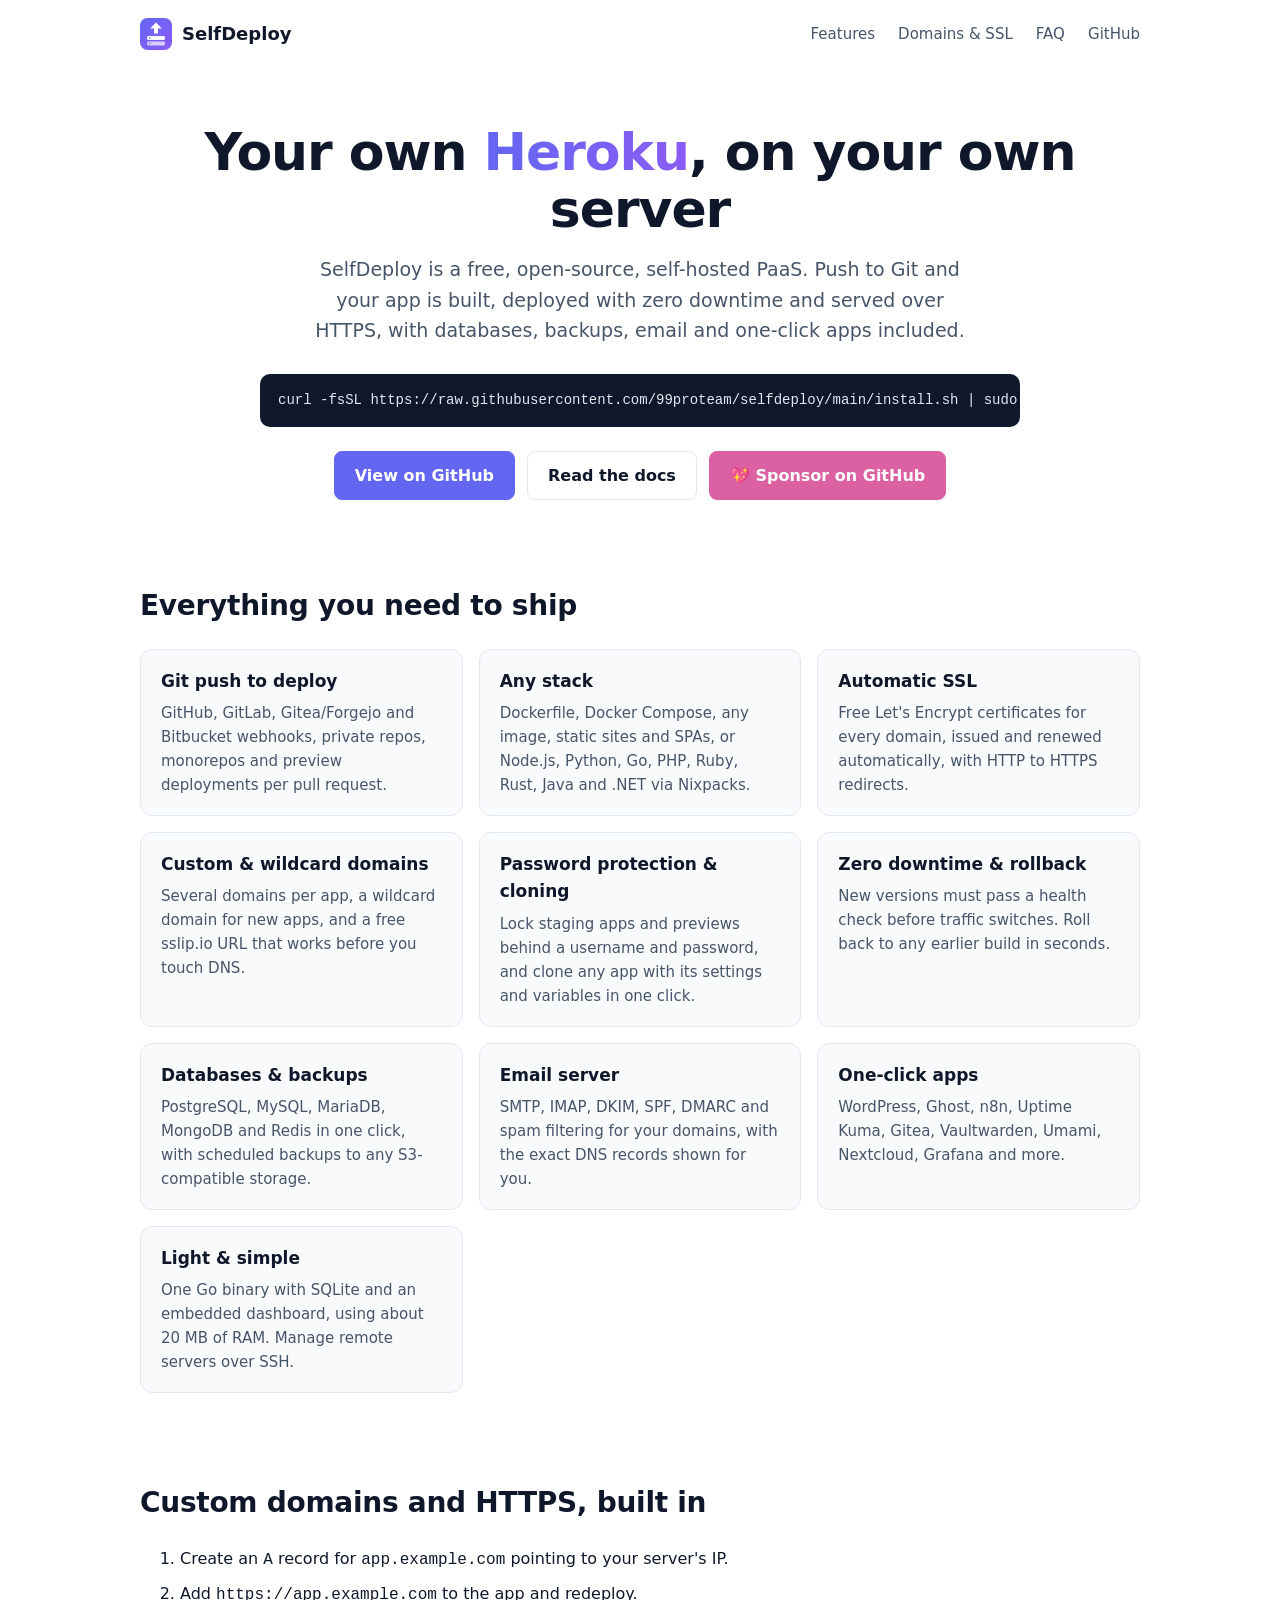
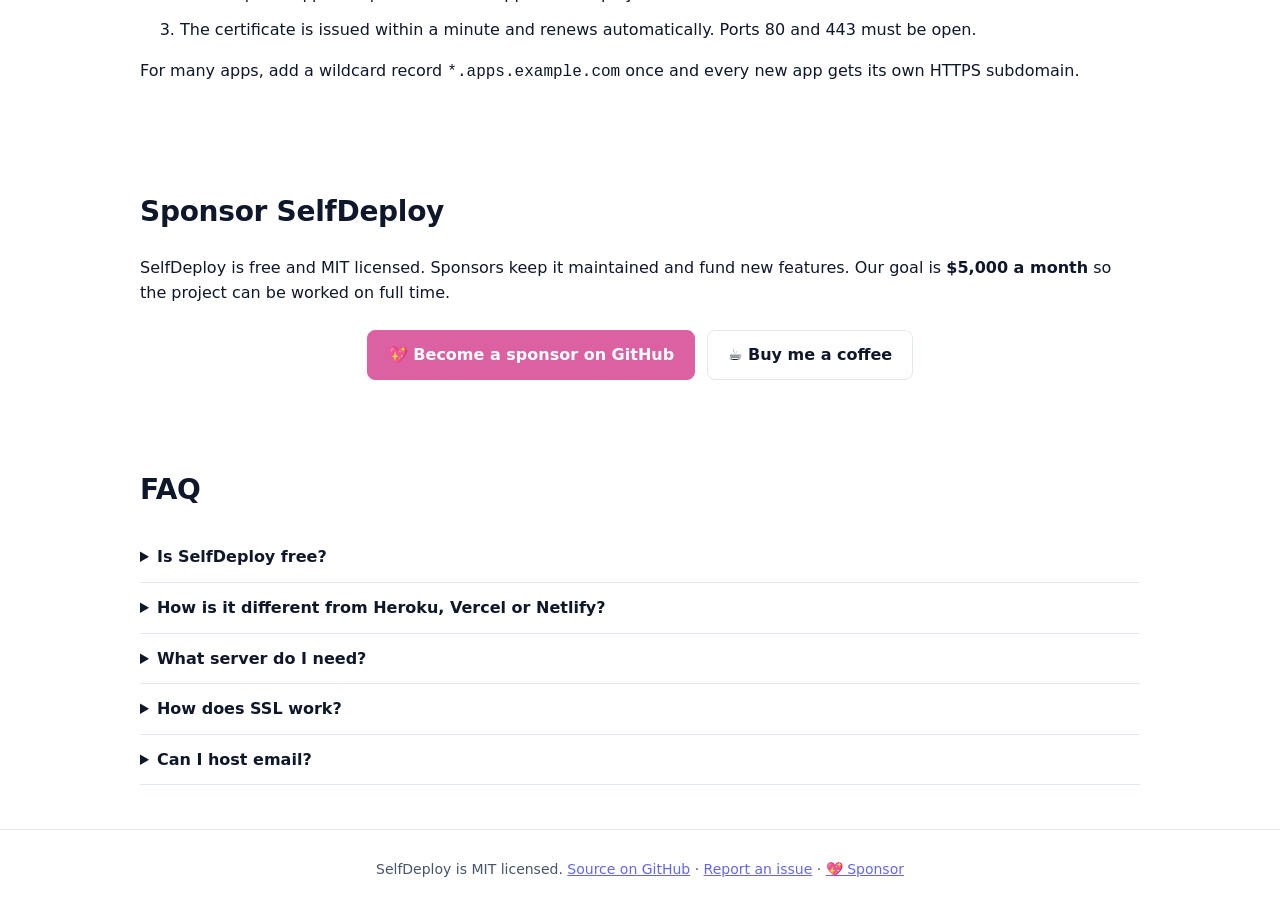
<file: docs/index.html>
<!doctype html>
<html lang="en">
<head>
  <meta charset="utf-8">
  <meta name="viewport" content="width=device-width, initial-scale=1">
  <title>SelfDeploy: open-source self-hosted PaaS (Heroku, Vercel and Coolify alternative)</title>
  <meta name="description" content="SelfDeploy is a free, open-source, self-hosted PaaS. Git push to deploy, automatic Let's Encrypt SSL, custom domains, databases with backups, your own email server and one-click apps on any Linux VPS.">
  <meta name="keywords" content="self-hosted PaaS, open source PaaS, Heroku alternative, Vercel alternative, Netlify alternative, Coolify alternative, Dokku alternative, CapRover alternative, git push deploy, docker deployment, VPS control panel, free SSL, Let's Encrypt, custom domains, self-hosted email server, database backups, Nixpacks, Traefik">
  <meta name="author" content="99proteam">
  <meta name="robots" content="index, follow">
  <link rel="canonical" href="https://99proteam.github.io/SelfDeploy/">
  <link rel="icon" href="logo.svg" type="image/svg+xml">
  <meta name="theme-color" content="#6366f1">

  <meta property="og:type" content="website">
  <meta property="og:site_name" content="SelfDeploy">
  <meta property="og:title" content="SelfDeploy: open-source, self-hosted PaaS">
  <meta property="og:description" content="Git push to deploy, automatic SSL, custom domains, databases, email server and one-click apps on your own server. One command to install.">
  <meta property="og:url" content="https://99proteam.github.io/SelfDeploy/">
  <meta property="og:image" content="https://99proteam.github.io/SelfDeploy/social-preview.png">
  <meta property="og:image:width" content="1280">
  <meta property="og:image:height" content="640">
  <meta property="og:image:alt" content="SelfDeploy: your own Heroku on any VPS">
  <meta name="twitter:card" content="summary_large_image">
  <meta name="twitter:title" content="SelfDeploy: open-source, self-hosted PaaS">
  <meta name="twitter:description" content="Git push to deploy, automatic SSL, custom domains, databases, email server and one-click apps on your own server.">
  <meta name="twitter:image" content="https://99proteam.github.io/SelfDeploy/social-preview.png">

  <script type="application/ld+json">
  {
    "@context": "https://schema.org",
    "@type": "SoftwareApplication",
    "name": "SelfDeploy",
    "description": "Open-source, self-hosted Platform-as-a-Service: git auto-deploy, automatic SSL, custom domains, databases with backups, email server and one-click apps.",
    "applicationCategory": "DeveloperApplication",
    "operatingSystem": "Linux",
    "url": "https://99proteam.github.io/SelfDeploy/",
    "downloadUrl": "https://github.com/99proteam/SelfDeploy",
    "codeRepository": "https://github.com/99proteam/SelfDeploy",
    "license": "https://opensource.org/licenses/MIT",
    "programmingLanguage": "Go",
    "offers": {"@type": "Offer", "price": "0", "priceCurrency": "USD"}
  }
  </script>
  <script type="application/ld+json">
  {
    "@context": "https://schema.org",
    "@type": "FAQPage",
    "mainEntity": [
      {"@type": "Question", "name": "Is SelfDeploy free?",
       "acceptedAnswer": {"@type": "Answer", "text": "Yes. SelfDeploy is open source under the MIT license. You only pay for your own server."}},
      {"@type": "Question", "name": "How does SSL work in SelfDeploy?",
       "acceptedAnswer": {"@type": "Answer", "text": "SelfDeploy runs Traefik, which requests a free Let's Encrypt certificate for every domain you add, renews it automatically and redirects HTTP to HTTPS. Point an A record at your server and make sure ports 80 and 443 are open."}},
      {"@type": "Question", "name": "Can I use my own domain?",
       "acceptedAnswer": {"@type": "Answer", "text": "Yes. Add any number of custom domains to an app, or set a wildcard domain so every new app gets name.apps.example.com automatically. Every app also gets a free sslip.io URL that works without DNS."}},
      {"@type": "Question", "name": "What can I deploy?",
       "acceptedAnswer": {"@type": "Answer", "text": "Anything with a Dockerfile or Docker Compose file, any Docker image, static sites and SPAs, and Node.js, Python, Go, PHP, Ruby, Rust, Java, .NET and more through Nixpacks without a Dockerfile."}},
      {"@type": "Question", "name": "What server do I need?",
       "acceptedAnswer": {"@type": "Answer", "text": "Any Ubuntu or Debian VPS with 1 GB of RAM (2 GB or more recommended). The installer sets up Docker for you."}}
    ]
  }
  </script>
  <style>
    :root { --bg:#ffffff; --fg:#0f172a; --muted:#475569; --card:#f8fafc; --line:#e2e8f0; --brand:#6366f1; --brand2:#8b5cf6; --code:#0f172a; --codefg:#e2e8f0; }
    @media (prefers-color-scheme: dark) { :root { --bg:#0b1020; --fg:#e2e8f0; --muted:#94a3b8; --card:#121a2e; --line:#1e293b; --code:#020617; } }
    * { box-sizing:border-box; }
    body { margin:0; background:var(--bg); color:var(--fg); font:16px/1.6 system-ui,-apple-system,"Segoe UI",Roboto,sans-serif; }
    a { color:var(--brand); }
    .wrap { max-width:1040px; margin:0 auto; padding:0 20px; }
    header { display:flex; align-items:center; justify-content:space-between; padding:18px 0; }
    .brand { display:flex; align-items:center; gap:10px; font-weight:700; font-size:18px; color:var(--fg); text-decoration:none; }
    .brand img { width:32px; height:32px; }
    nav a { margin-left:18px; color:var(--muted); text-decoration:none; font-size:15px; }
    .hero { text-align:center; padding:56px 0 40px; }
    .hero h1 { font-size:clamp(32px,5vw,52px); line-height:1.1; margin:0 0 16px; letter-spacing:-.02em; }
    .hero h1 span { background:linear-gradient(90deg,var(--brand),var(--brand2)); -webkit-background-clip:text; background-clip:text; color:transparent; }
    .hero p { font-size:19px; color:var(--muted); max-width:680px; margin:0 auto 28px; }
    pre { background:var(--code); color:var(--codefg); padding:16px 18px; border-radius:10px; overflow-x:auto; text-align:left; font:14px/1.5 ui-monospace,SFMono-Regular,Consolas,monospace; margin:0; }
    .install { max-width:760px; margin:0 auto; }
    .cta { margin-top:24px; display:flex; gap:12px; justify-content:center; flex-wrap:wrap; }
    .btn { display:inline-block; padding:11px 20px; border-radius:8px; font-weight:600; text-decoration:none; border:1px solid var(--line); color:var(--fg); }
    .btn.primary { background:var(--brand); border-color:var(--brand); color:#fff; }
    section { padding:44px 0; }
    h2 { font-size:28px; margin:0 0 20px; letter-spacing:-.01em; }
    .grid { display:grid; grid-template-columns:repeat(auto-fill,minmax(280px,1fr)); gap:16px; }
    .card { background:var(--card); border:1px solid var(--line); border-radius:12px; padding:18px 20px; }
    .card h3 { margin:0 0 6px; font-size:17px; }
    .card p { margin:0; color:var(--muted); font-size:15px; }
    ol li { margin-bottom:8px; }
    details { border-bottom:1px solid var(--line); padding:12px 0; }
    summary { cursor:pointer; font-weight:600; }
    details p { color:var(--muted); margin:8px 0 0; }
    footer { border-top:1px solid var(--line); padding:28px 0; color:var(--muted); font-size:14px; text-align:center; }
    @media (max-width:600px) { nav a:not(:last-child) { display:none; } }
  </style>
</head>
<body>
  <div class="wrap">
    <header>
      <a class="brand" href="./"><img src="logo.svg" alt="SelfDeploy logo">SelfDeploy</a>
      <nav>
        <a href="#features">Features</a>
        <a href="#domains">Domains &amp; SSL</a>
        <a href="#faq">FAQ</a>
        <a href="https://github.com/99proteam/SelfDeploy">GitHub</a>
      </nav>
    </header>

    <main>
      <div class="hero">
        <h1>Your own <span>Heroku</span>, on your own server</h1>
        <p>SelfDeploy is a free, open-source, self-hosted PaaS. Push to Git and your app is built, deployed with zero downtime and served over HTTPS, with databases, backups, email and one-click apps included.</p>
        <div class="install">
          <pre><code>curl -fsSL https://raw.githubusercontent.com/99proteam/selfdeploy/main/install.sh | sudo bash</code></pre>
        </div>
        <div class="cta">
          <a class="btn primary" href="https://github.com/99proteam/SelfDeploy">View on GitHub</a>
          <a class="btn" href="https://github.com/99proteam/SelfDeploy#-quick-start">Read the docs</a>
          <a class="btn" style="background:#db61a2;border-color:#db61a2;color:#fff" href="https://github.com/sponsors/99proteam">💖 Sponsor on GitHub</a>
        </div>
      </div>

      <section id="features">
        <h2>Everything you need to ship</h2>
        <div class="grid">
          <div class="card"><h3>Git push to deploy</h3><p>GitHub, GitLab, Gitea/Forgejo and Bitbucket webhooks, private repos, monorepos and preview deployments per pull request.</p></div>
          <div class="card"><h3>Any stack</h3><p>Dockerfile, Docker Compose, any image, static sites and SPAs, or Node.js, Python, Go, PHP, Ruby, Rust, Java and .NET via Nixpacks.</p></div>
          <div class="card"><h3>Automatic SSL</h3><p>Free Let's Encrypt certificates for every domain, issued and renewed automatically, with HTTP to HTTPS redirects.</p></div>
          <div class="card"><h3>Custom &amp; wildcard domains</h3><p>Several domains per app, a wildcard domain for new apps, and a free sslip.io URL that works before you touch DNS.</p></div>
          <div class="card"><h3>Password protection &amp; cloning</h3><p>Lock staging apps and previews behind a username and password, and clone any app with its settings and variables in one click.</p></div>
          <div class="card"><h3>Zero downtime &amp; rollback</h3><p>New versions must pass a health check before traffic switches. Roll back to any earlier build in seconds.</p></div>
          <div class="card"><h3>Databases &amp; backups</h3><p>PostgreSQL, MySQL, MariaDB, MongoDB and Redis in one click, with scheduled backups to any S3-compatible storage.</p></div>
          <div class="card"><h3>Email server</h3><p>SMTP, IMAP, DKIM, SPF, DMARC and spam filtering for your domains, with the exact DNS records shown for you.</p></div>
          <div class="card"><h3>One-click apps</h3><p>WordPress, Ghost, n8n, Uptime Kuma, Gitea, Vaultwarden, Umami, Nextcloud, Grafana and more.</p></div>
          <div class="card"><h3>Light &amp; simple</h3><p>One Go binary with SQLite and an embedded dashboard, using about 20 MB of RAM. Manage remote servers over SSH.</p></div>
        </div>
      </section>

      <section id="domains">
        <h2>Custom domains and HTTPS, built in</h2>
        <ol>
          <li>Create an <code>A</code> record for <code>app.example.com</code> pointing to your server's IP.</li>
          <li>Add <code>https://app.example.com</code> to the app and redeploy.</li>
          <li>The certificate is issued within a minute and renews automatically. Ports 80 and 443 must be open.</li>
        </ol>
        <p>For many apps, add a wildcard record <code>*.apps.example.com</code> once and every new app gets its own HTTPS subdomain.</p>
      </section>

      <section id="sponsor">
        <h2>Sponsor SelfDeploy</h2>
        <p>SelfDeploy is free and MIT licensed. Sponsors keep it maintained and fund new features. Our goal is <strong>$5,000 a month</strong> so the project can be worked on full time.</p>
        <div class="cta">
          <a class="btn primary" style="background:#db61a2;border-color:#db61a2;color:#fff" href="https://github.com/sponsors/99proteam">💖 Become a sponsor on GitHub</a>
          <a class="btn" href="https://buymeacoffee.com/99proteam">☕ Buy me a coffee</a>
        </div>
      </section>

      <section id="faq">
        <h2>FAQ</h2>
        <details><summary>Is SelfDeploy free?</summary><p>Yes. It is open source under the MIT license. You only pay for your own server.</p></details>
        <details><summary>How is it different from Heroku, Vercel or Netlify?</summary><p>It runs on a server you control, so there are no per-app fees, usage limits or vendor lock-in, and your data stays with you.</p></details>
        <details><summary>What server do I need?</summary><p>Any Ubuntu or Debian VPS with 1 GB of RAM (2 GB or more recommended). The installer sets up Docker for you.</p></details>
        <details><summary>How does SSL work?</summary><p>SelfDeploy runs the Traefik proxy, which requests a free Let's Encrypt certificate for each domain over the HTTP-01 challenge and renews it before it expires.</p></details>
        <details><summary>Can I host email?</summary><p>Yes, with the built-in mail server. Many cloud providers block outbound port 25 by default, so ask them to unblock it or relay through an SMTP provider.</p></details>
      </section>
    </main>
  </div>
  <footer>
    <div class="wrap">SelfDeploy is MIT licensed. <a href="https://github.com/99proteam/SelfDeploy">Source on GitHub</a> · <a href="https://github.com/99proteam/SelfDeploy/issues">Report an issue</a> · <a href="https://github.com/sponsors/99proteam">💖 Sponsor</a></div>
  </footer>
</body>
</html>
</file>
